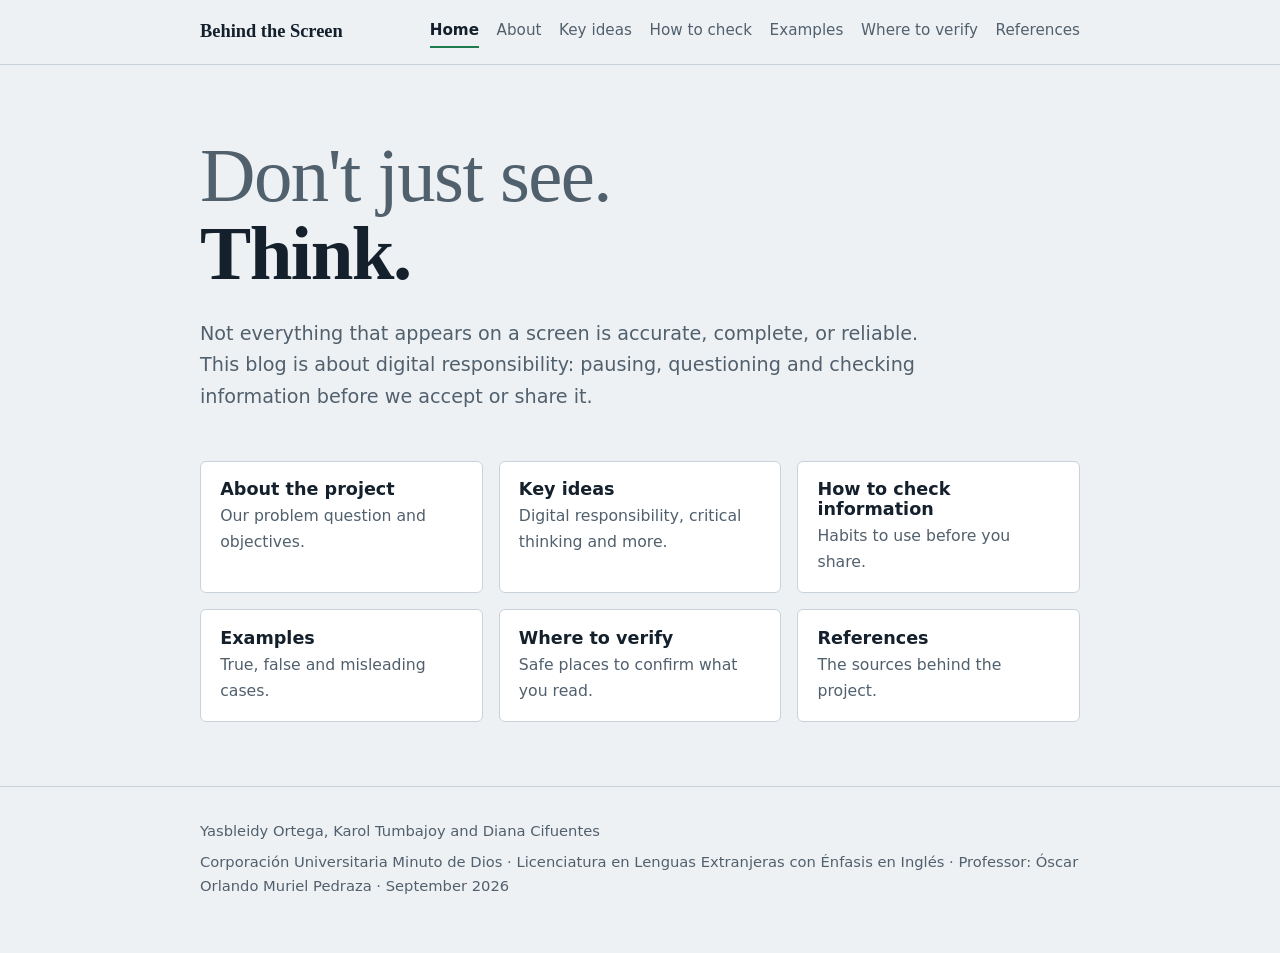
<file: index.html>
<!DOCTYPE html>
<html lang="en">
<head>
<meta charset="UTF-8">
<meta name="viewport" content="width=device-width, initial-scale=1">
<title>Home | Behind the Screen</title>
<meta name="description" content="Behind the Screen: a blog about digital responsibility and critical thinking online.">
<link rel="stylesheet" href="style.css">
</head>
<body>
<header class="top"><div class="wrap">
<a class="brand" href="index.html">Behind the Screen</a>
<nav aria-label="Main"><a href="index.html" aria-current="page">Home</a><a href="about.html">About</a><a href="ideas.html">Key ideas</a><a href="check.html">How to check</a><a href="examples.html">Examples</a><a href="verify.html">Where to verify</a><a href="references.html">References</a></nav>
</div></header>
<main><div class="wrap">
<div class="hero">
<h1><span class="a">Don't just see.</span><span>Think.</span></h1>
<p>Not everything that appears on a screen is accurate, complete, or reliable. This blog is about digital responsibility: pausing, questioning and checking information before we accept or share it.</p>
</div>
<div class="grid" style="padding-bottom:4rem">
<a class="box" href="about.html"><h3>About the project</h3><p>Our problem question and objectives.</p></a>
<a class="box" href="ideas.html"><h3>Key ideas</h3><p>Digital responsibility, critical thinking and more.</p></a>
<a class="box" href="check.html"><h3>How to check information</h3><p>Habits to use before you share.</p></a>
<a class="box" href="examples.html"><h3>Examples</h3><p>True, false and misleading cases.</p></a>
<a class="box" href="verify.html"><h3>Where to verify</h3><p>Safe places to confirm what you read.</p></a>
<a class="box" href="references.html"><h3>References</h3><p>The sources behind the project.</p></a>
</div>

</div></main>
<footer><div class="wrap">
<p>Yasbleidy Ortega, Karol Tumbajoy and Diana Cifuentes</p>
<p>Corporación Universitaria Minuto de Dios · Licenciatura en Lenguas Extranjeras con Énfasis en Inglés · Professor: Óscar Orlando Muriel Pedraza · September 2026</p>
</div></footer>

</body>
</html>
</file>
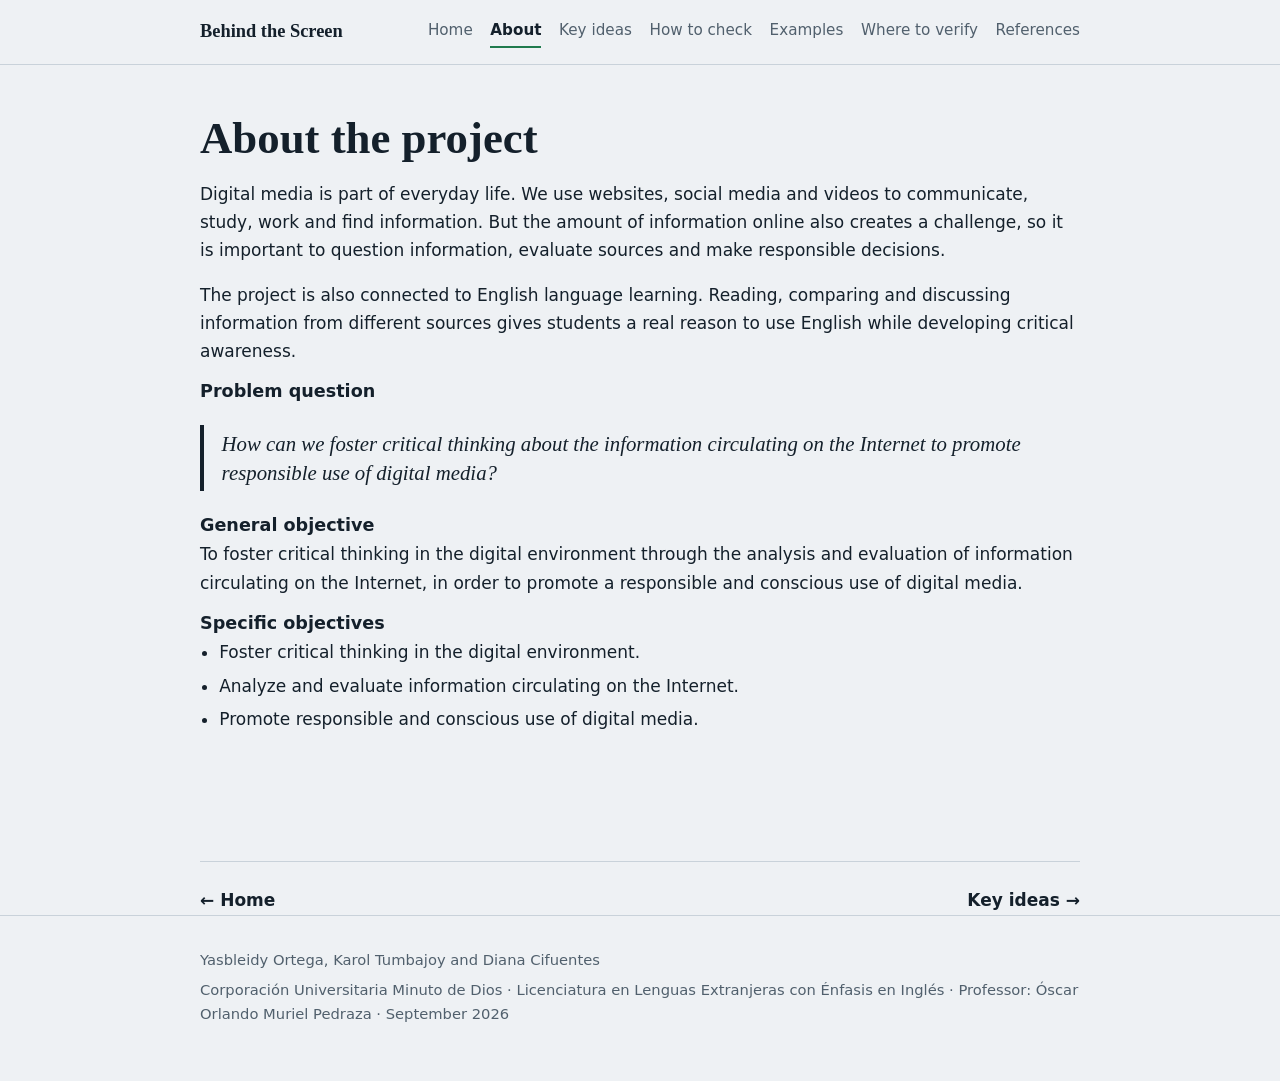
<file: about.html>
<!DOCTYPE html>
<html lang="en">
<head>
<meta charset="UTF-8">
<meta name="viewport" content="width=device-width, initial-scale=1">
<title>About the project | Behind the Screen</title>
<meta name="description" content="Behind the Screen: a blog about digital responsibility and critical thinking online.">
<link rel="stylesheet" href="style.css">
</head>
<body>
<header class="top"><div class="wrap">
<a class="brand" href="index.html">Behind the Screen</a>
<nav aria-label="Main"><a href="index.html">Home</a><a href="about.html" aria-current="page">About</a><a href="ideas.html">Key ideas</a><a href="check.html">How to check</a><a href="examples.html">Examples</a><a href="verify.html">Where to verify</a><a href="references.html">References</a></nav>
</div></header>
<main><div class="wrap">
<div class="page"><h1 class="title">About the project</h1>
<p>Digital media is part of everyday life. We use websites, social media and videos to communicate, study, work and find information. But the amount of information online also creates a challenge, so it is important to question information, evaluate sources and make responsible decisions.</p>
<p>The project is also connected to English language learning. Reading, comparing and discussing information from different sources gives students a real reason to use English while developing critical awareness.</p>
<h3>Problem question</h3>
<p class="question">How can we foster critical thinking about the information circulating on the Internet to promote responsible use of digital media?</p>
<h3>General objective</h3>
<p>To foster critical thinking in the digital environment through the analysis and evaluation of information circulating on the Internet, in order to promote a responsible and conscious use of digital media.</p>
<h3>Specific objectives</h3>
<ul class="plain"><li>Foster critical thinking in the digital environment.</li><li>Analyze and evaluate information circulating on the Internet.</li><li>Promote responsible and conscious use of digital media.</li></ul></div>
<div class="pager"><a href="index.html">&larr; Home</a><a href="ideas.html">Key ideas &rarr;</a></div>
</div></main>
<footer><div class="wrap">
<p>Yasbleidy Ortega, Karol Tumbajoy and Diana Cifuentes</p>
<p>Corporación Universitaria Minuto de Dios · Licenciatura en Lenguas Extranjeras con Énfasis en Inglés · Professor: Óscar Orlando Muriel Pedraza · September 2026</p>
</div></footer>

</body>
</html>
</file>
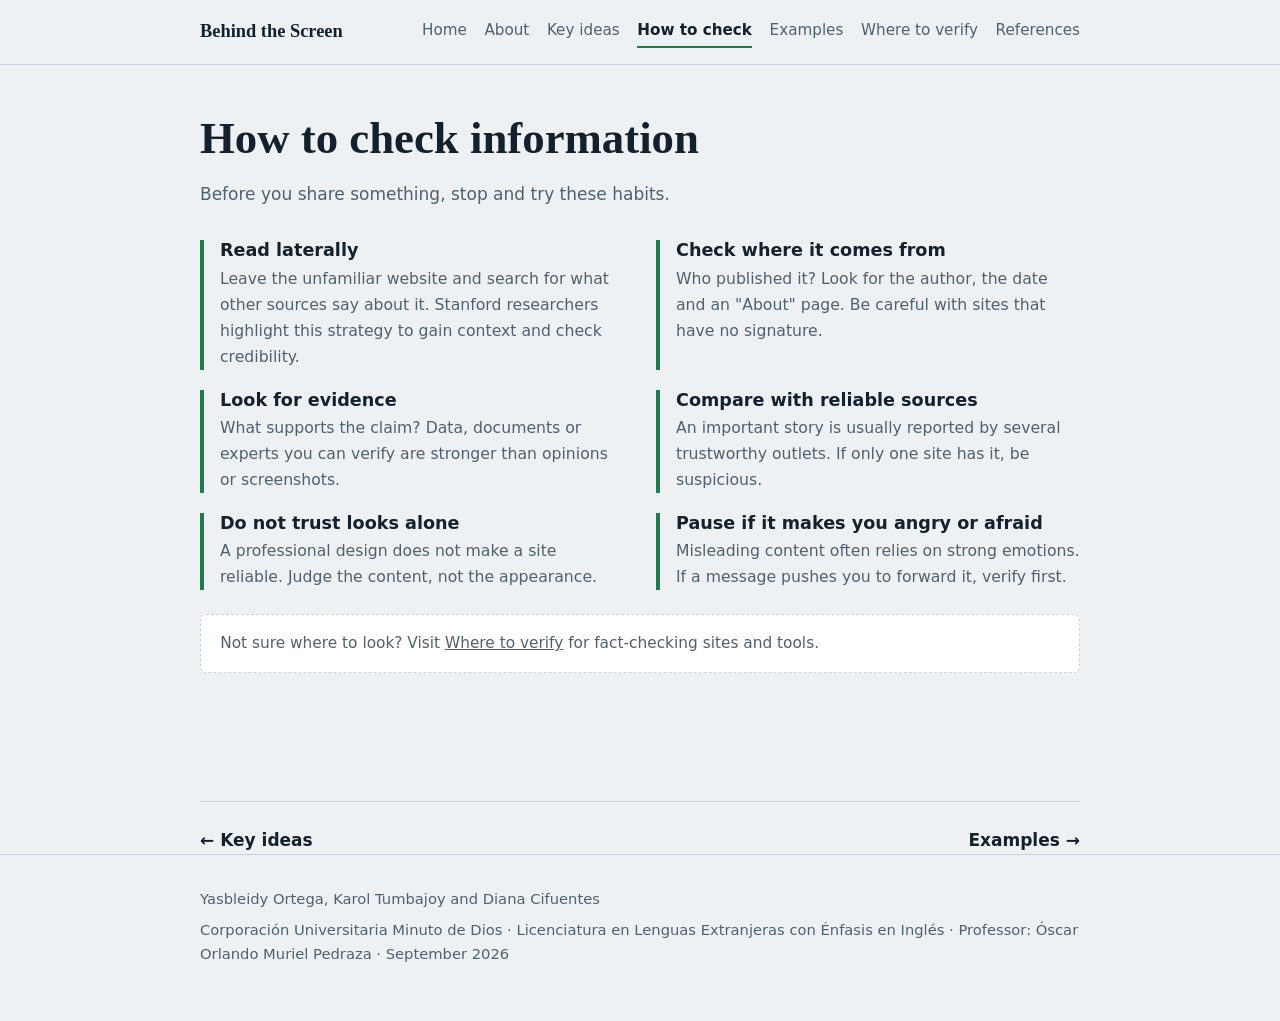
<file: check.html>
<!DOCTYPE html>
<html lang="en">
<head>
<meta charset="UTF-8">
<meta name="viewport" content="width=device-width, initial-scale=1">
<title>How to check information | Behind the Screen</title>
<meta name="description" content="Behind the Screen: a blog about digital responsibility and critical thinking online.">
<link rel="stylesheet" href="style.css">
</head>
<body>
<header class="top"><div class="wrap">
<a class="brand" href="index.html">Behind the Screen</a>
<nav aria-label="Main"><a href="index.html">Home</a><a href="about.html">About</a><a href="ideas.html">Key ideas</a><a href="check.html" aria-current="page">How to check</a><a href="examples.html">Examples</a><a href="verify.html">Where to verify</a><a href="references.html">References</a></nav>
</div></header>
<main><div class="wrap">
<div class="page"><h1 class="title">How to check information</h1>
<p class="lead">Before you share something, stop and try these habits.</p>
<div class="tips">
<div class="tip"><h3>Read laterally</h3><p>Leave the unfamiliar website and search for what other sources say about it. Stanford researchers highlight this strategy to gain context and check credibility.</p></div>
<div class="tip"><h3>Check where it comes from</h3><p>Who published it? Look for the author, the date and an "About" page. Be careful with sites that have no signature.</p></div>
<div class="tip"><h3>Look for evidence</h3><p>What supports the claim? Data, documents or experts you can verify are stronger than opinions or screenshots.</p></div>
<div class="tip"><h3>Compare with reliable sources</h3><p>An important story is usually reported by several trustworthy outlets. If only one site has it, be suspicious.</p></div>
<div class="tip"><h3>Do not trust looks alone</h3><p>A professional design does not make a site reliable. Judge the content, not the appearance.</p></div>
<div class="tip"><h3>Pause if it makes you angry or afraid</h3><p>Misleading content often relies on strong emotions. If a message pushes you to forward it, verify first.</p></div>
</div>
<p class="note">Not sure where to look? Visit <a href="verify.html">Where to verify</a> for fact-checking sites and tools.</p></div>
<div class="pager"><a href="ideas.html">&larr; Key ideas</a><a href="examples.html">Examples &rarr;</a></div>
</div></main>
<footer><div class="wrap">
<p>Yasbleidy Ortega, Karol Tumbajoy and Diana Cifuentes</p>
<p>Corporación Universitaria Minuto de Dios · Licenciatura en Lenguas Extranjeras con Énfasis en Inglés · Professor: Óscar Orlando Muriel Pedraza · September 2026</p>
</div></footer>

</body>
</html>
</file>
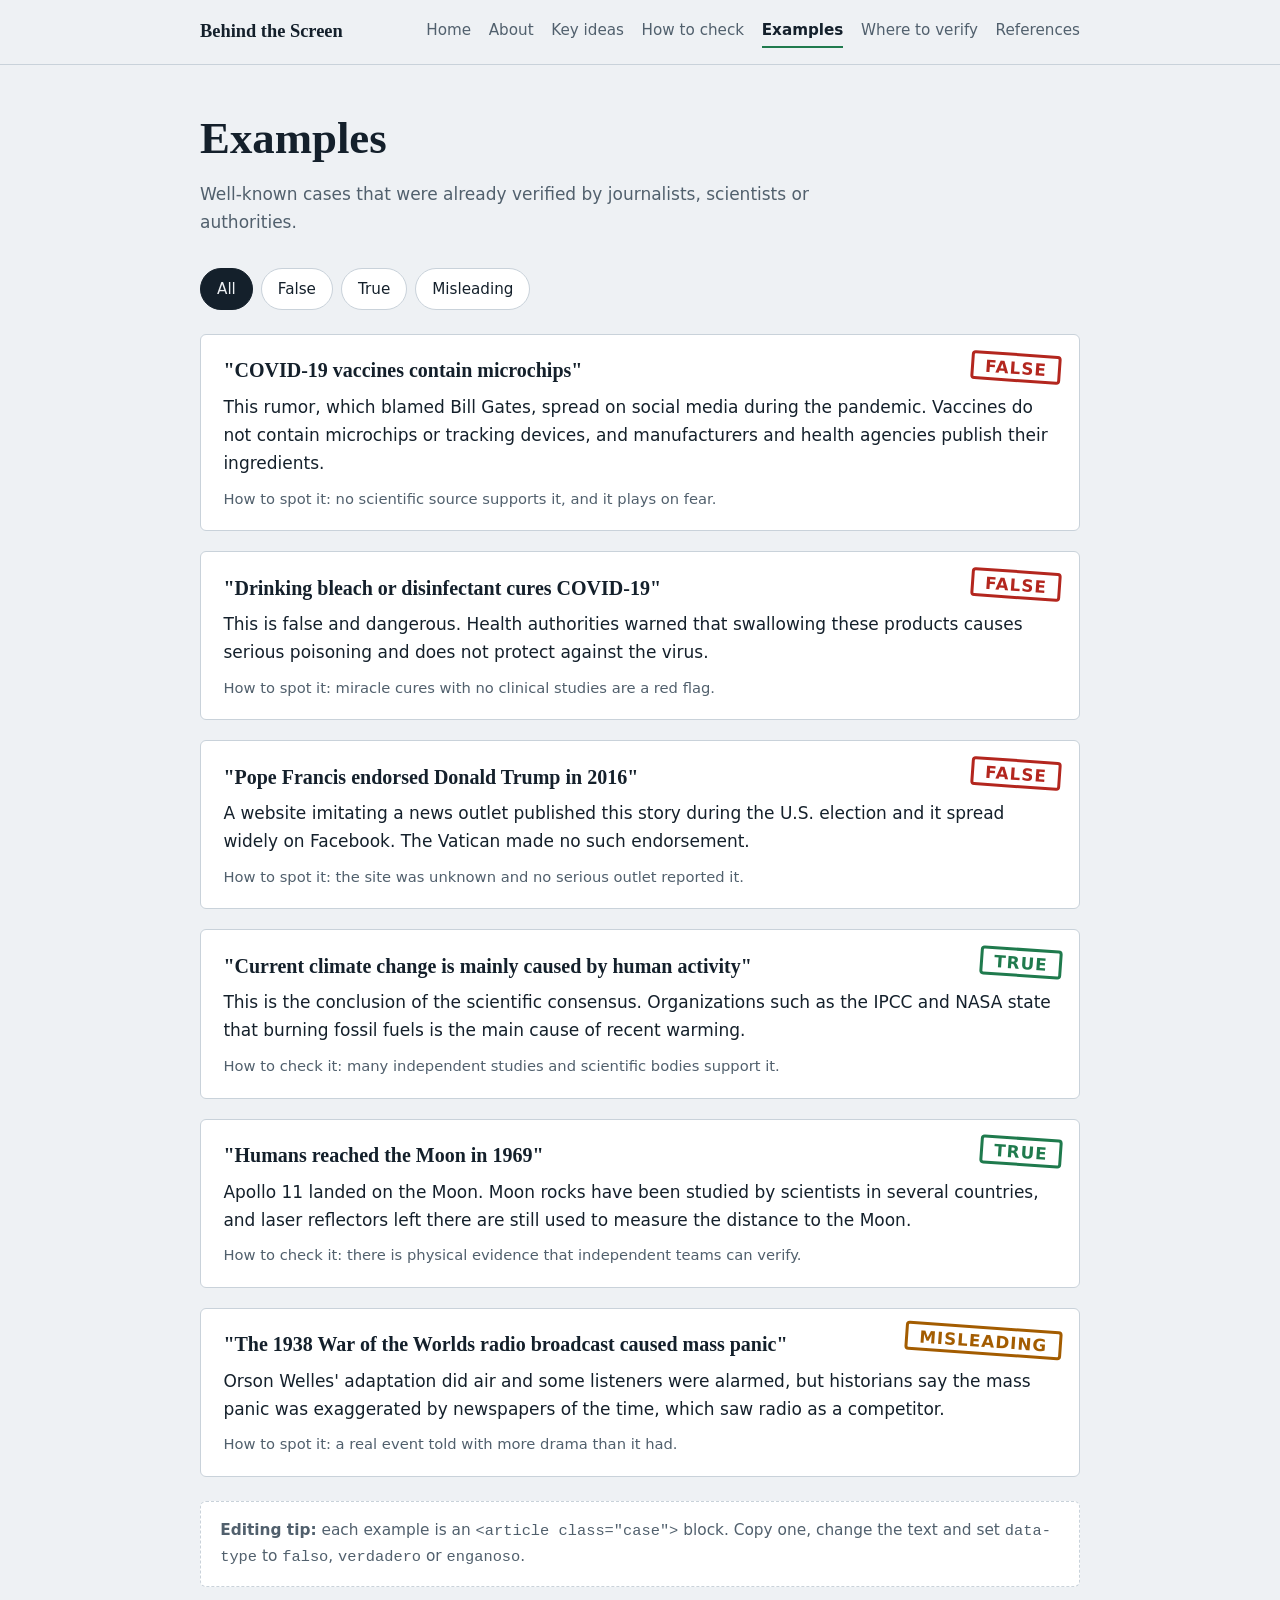
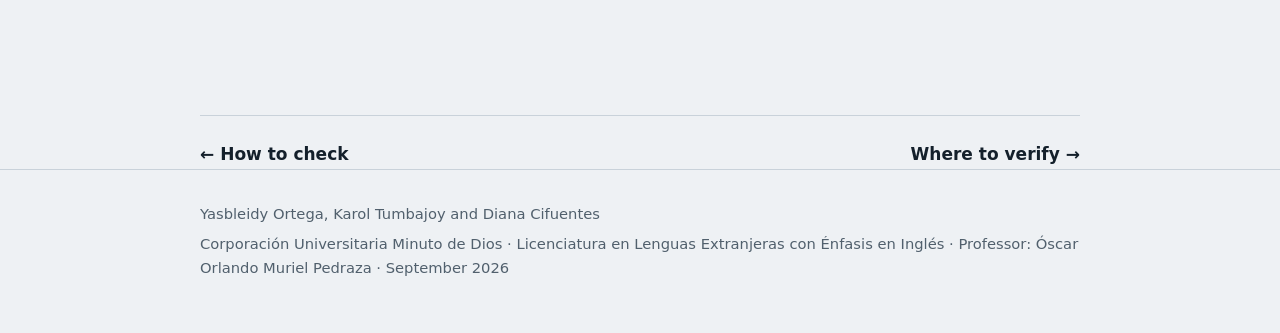
<file: examples.html>
<!DOCTYPE html>
<html lang="en">
<head>
<meta charset="UTF-8">
<meta name="viewport" content="width=device-width, initial-scale=1">
<title>Examples | Behind the Screen</title>
<meta name="description" content="Behind the Screen: a blog about digital responsibility and critical thinking online.">
<link rel="stylesheet" href="style.css">
</head>
<body>
<header class="top"><div class="wrap">
<a class="brand" href="index.html">Behind the Screen</a>
<nav aria-label="Main"><a href="index.html">Home</a><a href="about.html">About</a><a href="ideas.html">Key ideas</a><a href="check.html">How to check</a><a href="examples.html" aria-current="page">Examples</a><a href="verify.html">Where to verify</a><a href="references.html">References</a></nav>
</div></header>
<main><div class="wrap">
<div class="page"><h1 class="title">Examples</h1>
<p class="lead">Well-known cases that were already verified by journalists, scientists or authorities.</p>
<div class="filters" role="group" aria-label="Filter examples">
<button type="button" data-filter="todos" aria-pressed="true">All</button>
<button type="button" data-filter="falso" aria-pressed="false">False</button>
<button type="button" data-filter="verdadero" aria-pressed="false">True</button>
<button type="button" data-filter="enganoso" aria-pressed="false">Misleading</button>
</div>
<div class="cases"><article class="case" data-type="falso"><span class="stamp falso">FALSE</span><h3>"COVID-19 vaccines contain microchips"</h3><p>This rumor, which blamed Bill Gates, spread on social media during the pandemic. Vaccines do not contain microchips or tracking devices, and manufacturers and health agencies publish their ingredients.</p><p class="src">How to spot it: no scientific source supports it, and it plays on fear.</p></article><article class="case" data-type="falso"><span class="stamp falso">FALSE</span><h3>"Drinking bleach or disinfectant cures COVID-19"</h3><p>This is false and dangerous. Health authorities warned that swallowing these products causes serious poisoning and does not protect against the virus.</p><p class="src">How to spot it: miracle cures with no clinical studies are a red flag.</p></article><article class="case" data-type="falso"><span class="stamp falso">FALSE</span><h3>"Pope Francis endorsed Donald Trump in 2016"</h3><p>A website imitating a news outlet published this story during the U.S. election and it spread widely on Facebook. The Vatican made no such endorsement.</p><p class="src">How to spot it: the site was unknown and no serious outlet reported it.</p></article><article class="case" data-type="verdadero"><span class="stamp verdadero">TRUE</span><h3>"Current climate change is mainly caused by human activity"</h3><p>This is the conclusion of the scientific consensus. Organizations such as the IPCC and NASA state that burning fossil fuels is the main cause of recent warming.</p><p class="src">How to check it: many independent studies and scientific bodies support it.</p></article><article class="case" data-type="verdadero"><span class="stamp verdadero">TRUE</span><h3>"Humans reached the Moon in 1969"</h3><p>Apollo 11 landed on the Moon. Moon rocks have been studied by scientists in several countries, and laser reflectors left there are still used to measure the distance to the Moon.</p><p class="src">How to check it: there is physical evidence that independent teams can verify.</p></article><article class="case" data-type="enganoso"><span class="stamp enganoso">MISLEADING</span><h3>"The 1938 War of the Worlds radio broadcast caused mass panic"</h3><p>Orson Welles' adaptation did air and some listeners were alarmed, but historians say the mass panic was exaggerated by newspapers of the time, which saw radio as a competitor.</p><p class="src">How to spot it: a real event told with more drama than it had.</p></article></div>
<p class="note"><strong>Editing tip:</strong> each example is an <code>&lt;article class="case"&gt;</code> block. Copy one, change the text and set <code>data-type</code> to <code>falso</code>, <code>verdadero</code> or <code>enganoso</code>.</p></div>
<div class="pager"><a href="check.html">&larr; How to check</a><a href="verify.html">Where to verify &rarr;</a></div>
</div></main>
<footer><div class="wrap">
<p>Yasbleidy Ortega, Karol Tumbajoy and Diana Cifuentes</p>
<p>Corporación Universitaria Minuto de Dios · Licenciatura en Lenguas Extranjeras con Énfasis en Inglés · Professor: Óscar Orlando Muriel Pedraza · September 2026</p>
</div></footer>
<script src="script.js"></script>
</body>
</html>
</file>
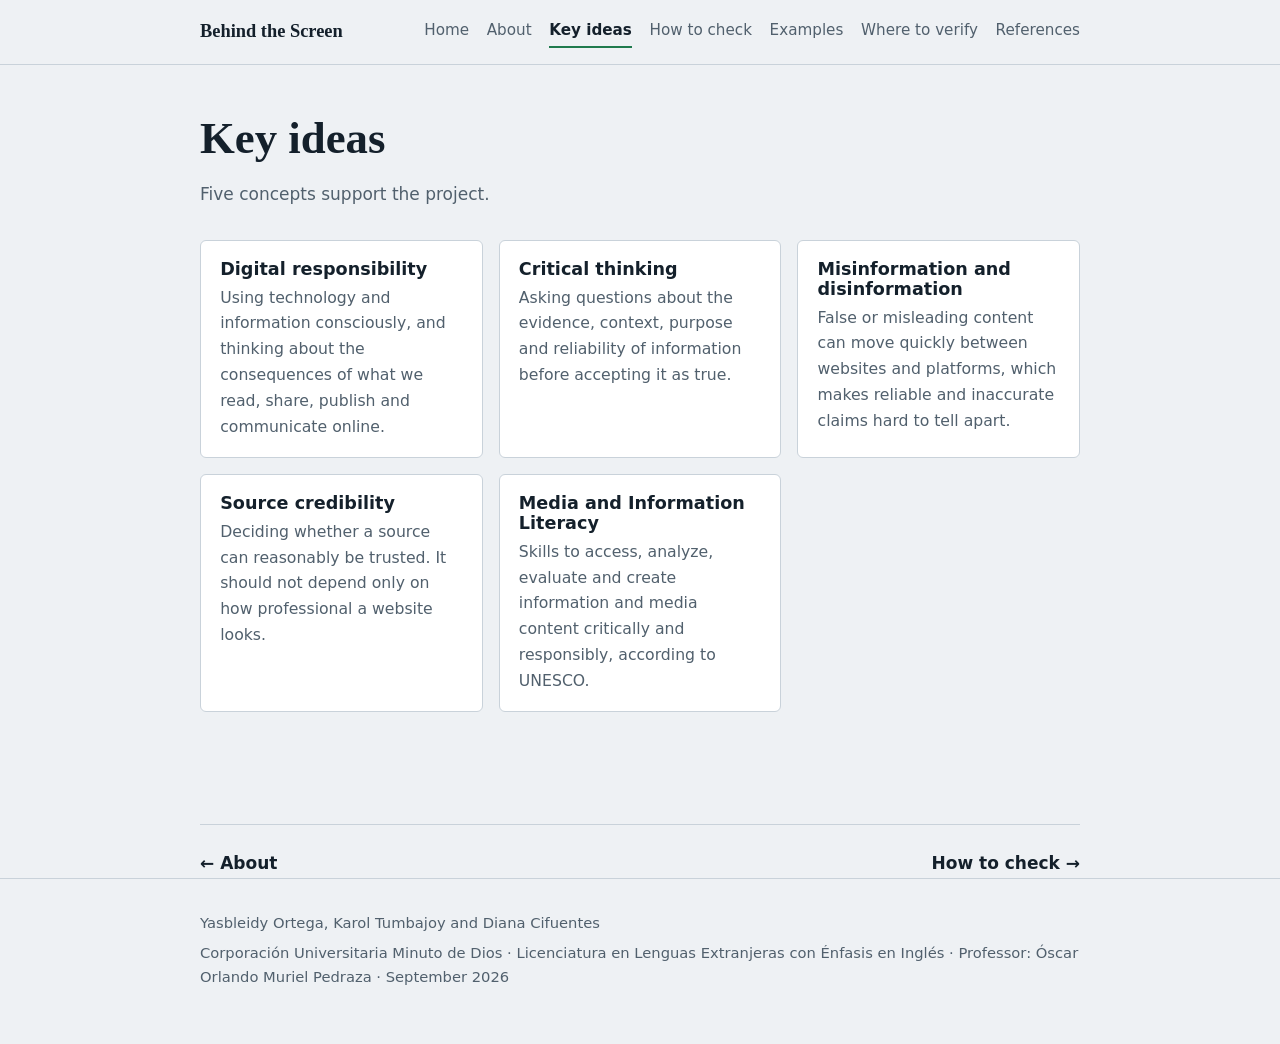
<file: ideas.html>
<!DOCTYPE html>
<html lang="en">
<head>
<meta charset="UTF-8">
<meta name="viewport" content="width=device-width, initial-scale=1">
<title>Key ideas | Behind the Screen</title>
<meta name="description" content="Behind the Screen: a blog about digital responsibility and critical thinking online.">
<link rel="stylesheet" href="style.css">
</head>
<body>
<header class="top"><div class="wrap">
<a class="brand" href="index.html">Behind the Screen</a>
<nav aria-label="Main"><a href="index.html">Home</a><a href="about.html">About</a><a href="ideas.html" aria-current="page">Key ideas</a><a href="check.html">How to check</a><a href="examples.html">Examples</a><a href="verify.html">Where to verify</a><a href="references.html">References</a></nav>
</div></header>
<main><div class="wrap">
<div class="page"><h1 class="title">Key ideas</h1>
<p class="lead">Five concepts support the project.</p>
<div class="grid">
<div class="box"><h3>Digital responsibility</h3><p>Using technology and information consciously, and thinking about the consequences of what we read, share, publish and communicate online.</p></div>
<div class="box"><h3>Critical thinking</h3><p>Asking questions about the evidence, context, purpose and reliability of information before accepting it as true.</p></div>
<div class="box"><h3>Misinformation and disinformation</h3><p>False or misleading content can move quickly between websites and platforms, which makes reliable and inaccurate claims hard to tell apart.</p></div>
<div class="box"><h3>Source credibility</h3><p>Deciding whether a source can reasonably be trusted. It should not depend only on how professional a website looks.</p></div>
<div class="box"><h3>Media and Information Literacy</h3><p>Skills to access, analyze, evaluate and create information and media content critically and responsibly, according to UNESCO.</p></div>
</div></div>
<div class="pager"><a href="about.html">&larr; About</a><a href="check.html">How to check &rarr;</a></div>
</div></main>
<footer><div class="wrap">
<p>Yasbleidy Ortega, Karol Tumbajoy and Diana Cifuentes</p>
<p>Corporación Universitaria Minuto de Dios · Licenciatura en Lenguas Extranjeras con Énfasis en Inglés · Professor: Óscar Orlando Muriel Pedraza · September 2026</p>
</div></footer>

</body>
</html>
</file>
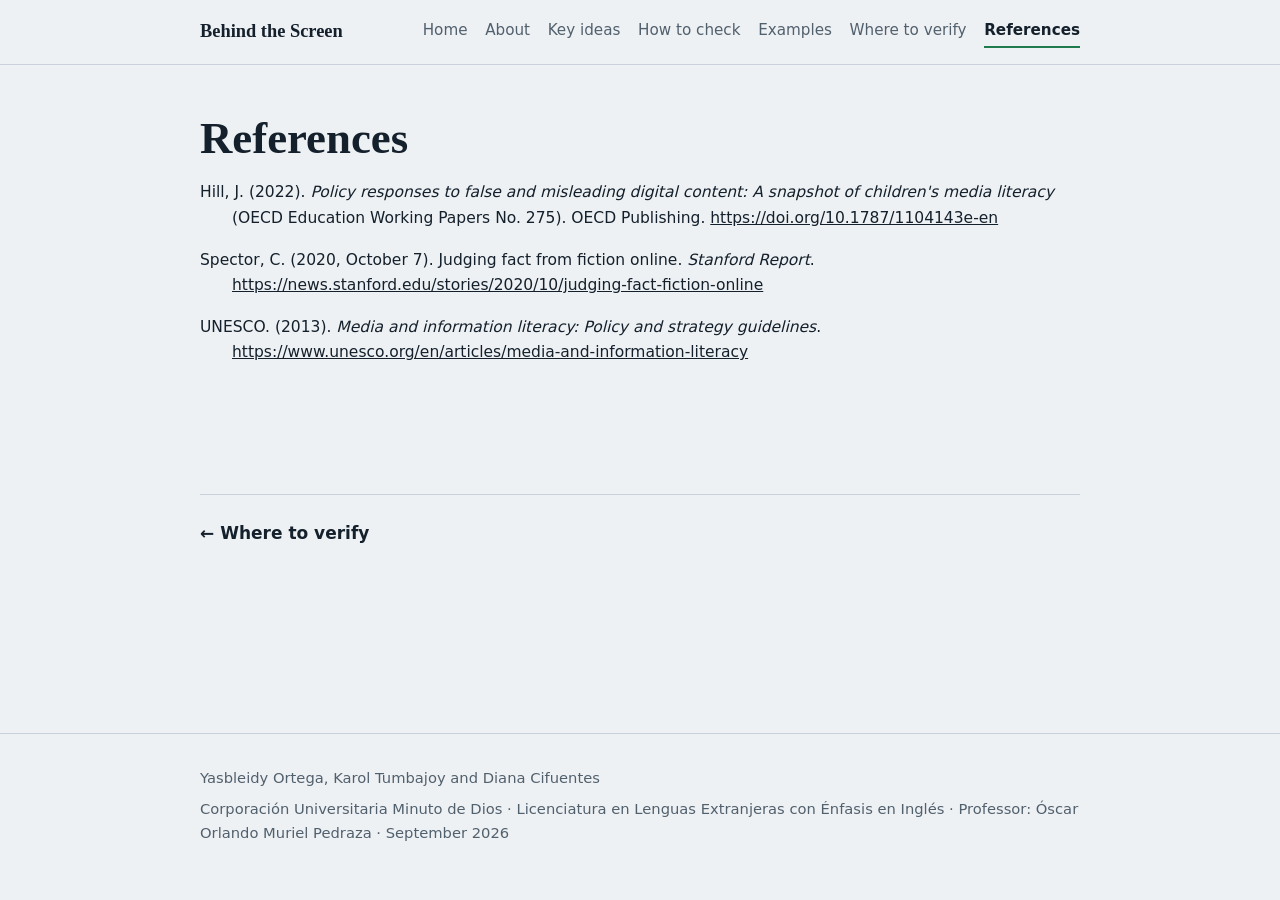
<file: references.html>
<!DOCTYPE html>
<html lang="en">
<head>
<meta charset="UTF-8">
<meta name="viewport" content="width=device-width, initial-scale=1">
<title>References | Behind the Screen</title>
<meta name="description" content="Behind the Screen: a blog about digital responsibility and critical thinking online.">
<link rel="stylesheet" href="style.css">
</head>
<body>
<header class="top"><div class="wrap">
<a class="brand" href="index.html">Behind the Screen</a>
<nav aria-label="Main"><a href="index.html">Home</a><a href="about.html">About</a><a href="ideas.html">Key ideas</a><a href="check.html">How to check</a><a href="examples.html">Examples</a><a href="verify.html">Where to verify</a><a href="references.html" aria-current="page">References</a></nav>
</div></header>
<main><div class="wrap">
<div class="page"><h1 class="title">References</h1>
<div class="refs">
<p>Hill, J. (2022). <em>Policy responses to false and misleading digital content: A snapshot of children's media literacy</em> (OECD Education Working Papers No. 275). OECD Publishing. <a href="https://doi.org/10.1787/1104143e-en" target="_blank" rel="noopener">https://doi.org/10.1787/1104143e-en</a></p>
<p>Spector, C. (2020, October 7). Judging fact from fiction online. <em>Stanford Report</em>. <a href="https://news.stanford.edu/stories/2020/10/judging-fact-fiction-online" target="_blank" rel="noopener">https://news.stanford.edu/stories/2020/10/judging-fact-fiction-online</a></p>
<p>UNESCO. (2013). <em>Media and information literacy: Policy and strategy guidelines</em>. <a href="https://www.unesco.org/en/articles/media-and-information-literacy" target="_blank" rel="noopener">https://www.unesco.org/en/articles/media-and-information-literacy</a></p>
</div></div>
<div class="pager"><a href="verify.html">&larr; Where to verify</a><span></span></div>
</div></main>
<footer><div class="wrap">
<p>Yasbleidy Ortega, Karol Tumbajoy and Diana Cifuentes</p>
<p>Corporación Universitaria Minuto de Dios · Licenciatura en Lenguas Extranjeras con Énfasis en Inglés · Professor: Óscar Orlando Muriel Pedraza · September 2026</p>
</div></footer>

</body>
</html>
</file>
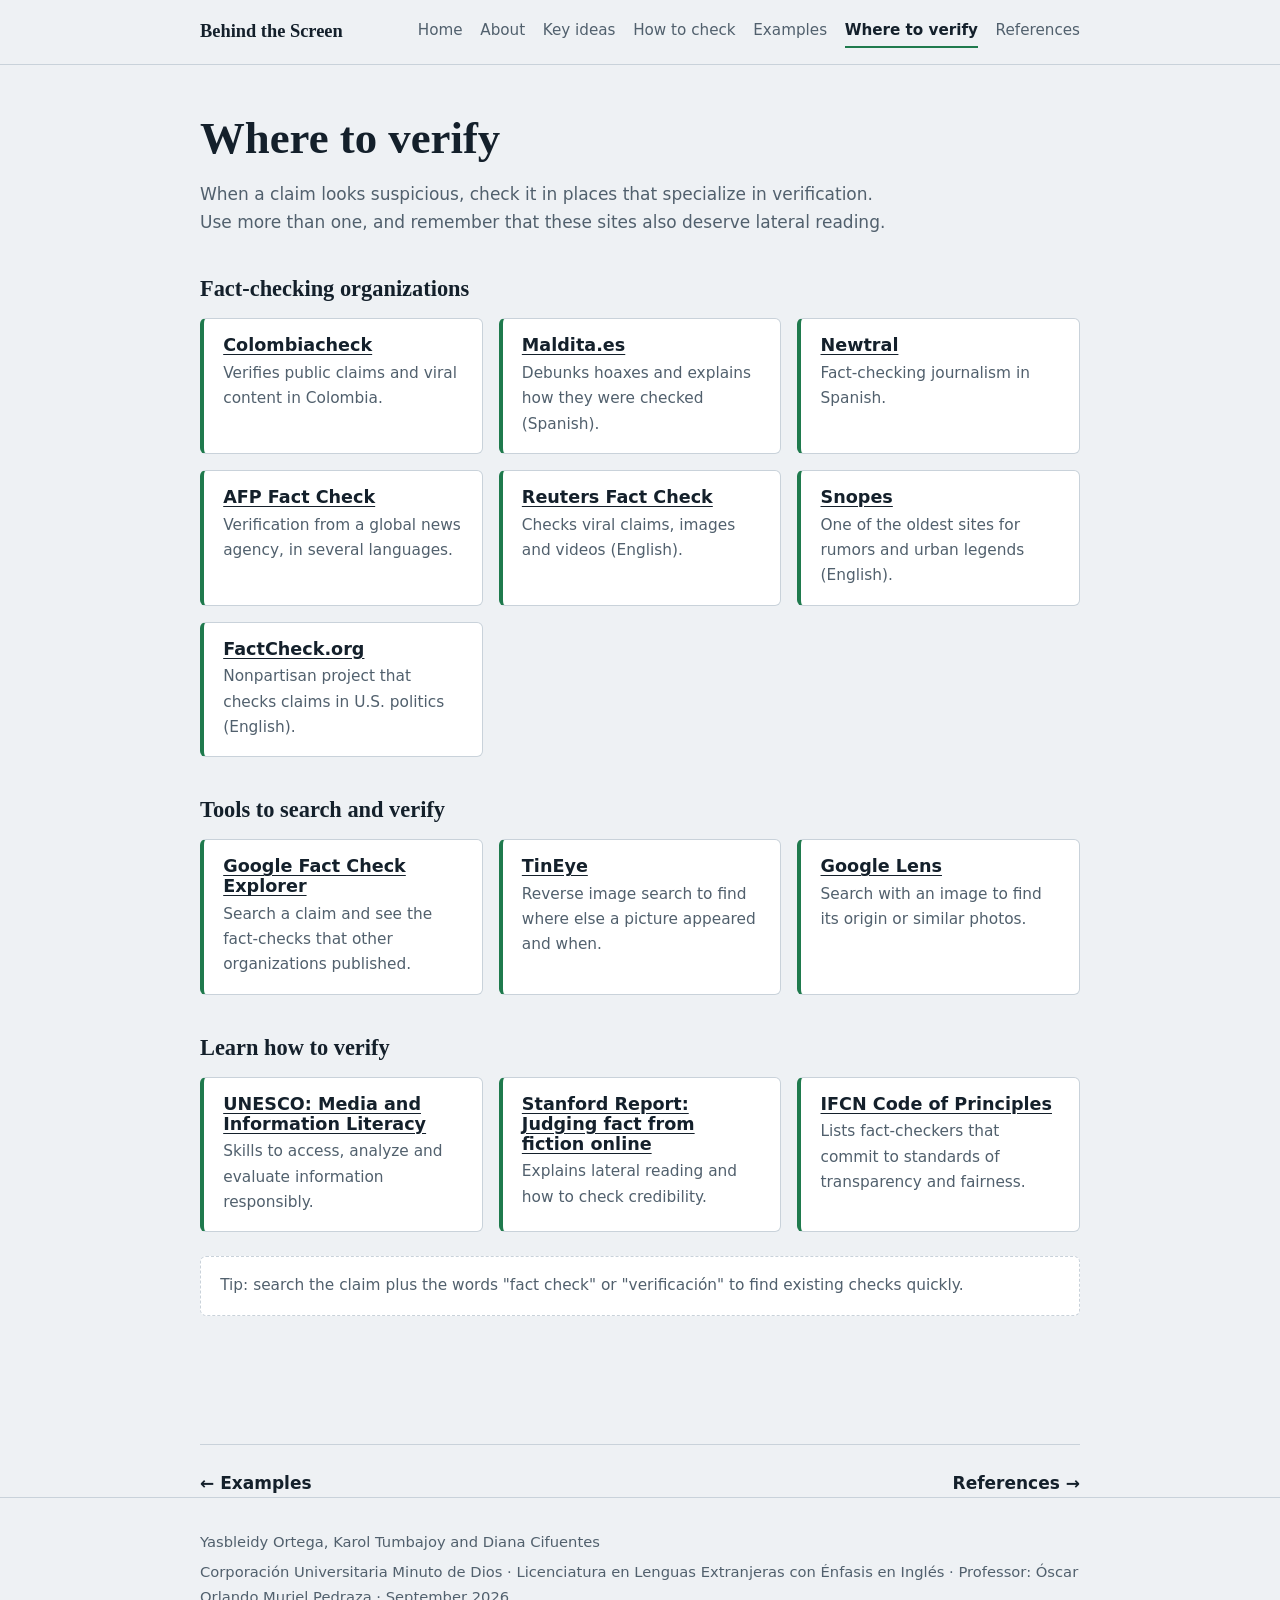
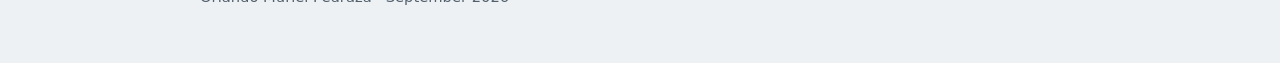
<file: verify.html>
<!DOCTYPE html>
<html lang="en">
<head>
<meta charset="UTF-8">
<meta name="viewport" content="width=device-width, initial-scale=1">
<title>Where to verify | Behind the Screen</title>
<meta name="description" content="Behind the Screen: a blog about digital responsibility and critical thinking online.">
<link rel="stylesheet" href="style.css">
</head>
<body>
<header class="top"><div class="wrap">
<a class="brand" href="index.html">Behind the Screen</a>
<nav aria-label="Main"><a href="index.html">Home</a><a href="about.html">About</a><a href="ideas.html">Key ideas</a><a href="check.html">How to check</a><a href="examples.html">Examples</a><a href="verify.html" aria-current="page">Where to verify</a><a href="references.html">References</a></nav>
</div></header>
<main><div class="wrap">
<div class="page"><h1 class="title">Where to verify</h1>
<p class="lead">When a claim looks suspicious, check it in places that specialize in verification. Use more than one, and remember that these sites also deserve lateral reading.</p>
<h2 class="group">Fact-checking organizations</h2>
<div class="sites">
<div class="site"><h3><a href="https://colombiacheck.com" target="_blank" rel="noopener">Colombiacheck</a></h3><p>Verifies public claims and viral content in Colombia.</p></div>
<div class="site"><h3><a href="https://maldita.es" target="_blank" rel="noopener">Maldita.es</a></h3><p>Debunks hoaxes and explains how they were checked (Spanish).</p></div>
<div class="site"><h3><a href="https://newtral.es" target="_blank" rel="noopener">Newtral</a></h3><p>Fact-checking journalism in Spanish.</p></div>
<div class="site"><h3><a href="https://factcheck.afp.com" target="_blank" rel="noopener">AFP Fact Check</a></h3><p>Verification from a global news agency, in several languages.</p></div>
<div class="site"><h3><a href="https://www.reuters.com/fact-check/" target="_blank" rel="noopener">Reuters Fact Check</a></h3><p>Checks viral claims, images and videos (English).</p></div>
<div class="site"><h3><a href="https://www.snopes.com" target="_blank" rel="noopener">Snopes</a></h3><p>One of the oldest sites for rumors and urban legends (English).</p></div>
<div class="site"><h3><a href="https://www.factcheck.org" target="_blank" rel="noopener">FactCheck.org</a></h3><p>Nonpartisan project that checks claims in U.S. politics (English).</p></div>
</div>
<h2 class="group">Tools to search and verify</h2>
<div class="sites">
<div class="site"><h3><a href="https://toolbox.google.com/factcheck/explorer" target="_blank" rel="noopener">Google Fact Check Explorer</a></h3><p>Search a claim and see the fact-checks that other organizations published.</p></div>
<div class="site"><h3><a href="https://tineye.com" target="_blank" rel="noopener">TinEye</a></h3><p>Reverse image search to find where else a picture appeared and when.</p></div>
<div class="site"><h3><a href="https://lens.google.com" target="_blank" rel="noopener">Google Lens</a></h3><p>Search with an image to find its origin or similar photos.</p></div>
</div>
<h2 class="group">Learn how to verify</h2>
<div class="sites">
<div class="site"><h3><a href="https://www.unesco.org/en/articles/media-and-information-literacy" target="_blank" rel="noopener">UNESCO: Media and Information Literacy</a></h3><p>Skills to access, analyze and evaluate information responsibly.</p></div>
<div class="site"><h3><a href="https://news.stanford.edu/stories/2020/10/judging-fact-fiction-online" target="_blank" rel="noopener">Stanford Report: Judging fact from fiction online</a></h3><p>Explains lateral reading and how to check credibility.</p></div>
<div class="site"><h3><a href="https://ifcncodeofprinciples.poynter.org" target="_blank" rel="noopener">IFCN Code of Principles</a></h3><p>Lists fact-checkers that commit to standards of transparency and fairness.</p></div>
</div>
<p class="note">Tip: search the claim plus the words "fact check" or "verificación" to find existing checks quickly.</p></div>
<div class="pager"><a href="examples.html">&larr; Examples</a><a href="references.html">References &rarr;</a></div>
</div></main>
<footer><div class="wrap">
<p>Yasbleidy Ortega, Karol Tumbajoy and Diana Cifuentes</p>
<p>Corporación Universitaria Minuto de Dios · Licenciatura en Lenguas Extranjeras con Énfasis en Inglés · Professor: Óscar Orlando Muriel Pedraza · September 2026</p>
</div></footer>

</body>
</html>
</file>
<file: style.css>
:root{--bg:#eef1f4;--ink:#14202b;--muted:#51606d;--line:#c9d2da;--card:#fff;--true:#1f7a4d;--false:#b3261e;--mixed:#a35c00;--serif:Georgia,"Times New Roman",serif;--sans:system-ui,-apple-system,"Segoe UI",Roboto,sans-serif}
@media (prefers-color-scheme:dark){:root{--bg:#11181f;--ink:#e8edf1;--muted:#9fb0bd;--line:#2b3945;--card:#19232c;--true:#4cc38a;--false:#ff7b72;--mixed:#f0b35a}}
*{box-sizing:border-box}html{scroll-behavior:smooth}
body{margin:0;background:var(--bg);color:var(--ink);font:1.0625rem/1.65 var(--sans);min-height:100vh;display:flex;flex-direction:column}
main{flex:1}a{color:inherit}:focus-visible{outline:3px solid var(--true);outline-offset:3px}
.wrap{max-width:920px;margin:0 auto;padding:0 1.25rem}
header.top{border-bottom:1px solid var(--line)}
header.top .wrap{display:flex;justify-content:space-between;align-items:center;gap:.75rem 1.5rem;flex-wrap:wrap;padding-top:1rem;padding-bottom:1rem}
.brand{font:700 1.15rem var(--serif);text-decoration:none}
nav{display:flex;flex-wrap:wrap;gap:.25rem 1.1rem}
nav a{text-decoration:none;color:var(--muted);font-size:.95rem;padding:.15rem 0;border-bottom:2px solid transparent}
nav a:hover{color:var(--ink)}nav a[aria-current="page"]{color:var(--ink);border-bottom-color:var(--true);font-weight:600}
.hero{padding:4.5rem 0 3rem}
.hero h1{margin:0 0 1.5rem;font:700 clamp(2.6rem,8vw,4.8rem)/1.02 var(--serif);letter-spacing:-.02em}
.hero h1 span{display:block}.hero h1 .a{color:var(--muted);font-weight:400}
.hero p{max-width:60ch;margin:0;color:var(--muted);font-size:1.2rem}
.page{padding:3rem 0 4rem}
h1.title{margin:0 0 1rem;font:700 clamp(2rem,5vw,2.8rem)/1.15 var(--serif)}
h3{margin:0 0 .35rem;font:700 1.1rem var(--sans)}p{margin:0 0 1rem}
.lead{max-width:65ch;color:var(--muted);margin-bottom:2rem}
.question{border-left:4px solid var(--ink);padding:.25rem 0 .25rem 1.1rem;margin:1.5rem 0;font:italic 1.3rem/1.4 var(--serif)}
ul.plain{padding-left:1.2rem;margin:0 0 1rem}ul.plain li{margin-bottom:.35rem}
.grid{display:grid;gap:1rem;grid-template-columns:repeat(auto-fit,minmax(260px,1fr))}
.box{background:var(--card);border:1px solid var(--line);border-radius:6px;padding:1.1rem 1.2rem}
.box p{margin:0;color:var(--muted);font-size:.98rem}
a.box{display:block;text-decoration:none}a.box:hover{border-color:var(--ink)}
a.box h3{margin-bottom:.25rem}
.tips{display:grid;gap:1.25rem 2rem;grid-template-columns:repeat(auto-fit,minmax(280px,1fr))}
.tip{border-left:4px solid var(--true);padding-left:1rem}.tip p{margin:0;color:var(--muted);font-size:.98rem}
.filters{display:flex;gap:.5rem;flex-wrap:wrap;margin-bottom:1.5rem}
.filters button{font:inherit;font-size:.95rem;padding:.45rem 1rem;border:1px solid var(--line);background:var(--card);color:var(--ink);border-radius:999px;cursor:pointer}
.filters button[aria-pressed="true"]{background:var(--ink);color:var(--bg);border-color:var(--ink)}
.cases{display:grid;gap:1.25rem}
.case{position:relative;background:var(--card);border:1px solid var(--line);border-radius:6px;padding:1.4rem 1.4rem 1.2rem}
.case[hidden]{display:none}.case h3{font:700 1.25rem/1.3 var(--serif);padding-right:9.5rem}
.case p{margin:.6rem 0 0}.case .src{color:var(--muted);font-size:.92rem}
.stamp{position:absolute;top:1.1rem;right:1.1rem;transform:rotate(4deg);border:3px solid currentColor;border-radius:4px;padding:.1rem .7rem;font:800 1.05rem var(--sans);letter-spacing:.06em}
.falso{color:var(--false)}.verdadero{color:var(--true)}.enganoso{color:var(--mixed)}
.note{background:var(--card);border:1px dashed var(--line);border-radius:6px;padding:1rem 1.2rem;margin-top:1.5rem;color:var(--muted);font-size:.96rem}
h2.group{margin:2.5rem 0 1rem;font:700 1.4rem var(--serif)}
.sites{display:grid;gap:1rem;grid-template-columns:repeat(auto-fit,minmax(260px,1fr))}
.site{background:var(--card);border:1px solid var(--line);border-left:4px solid var(--true);border-radius:6px;padding:1rem 1.2rem}
.site p{margin:0;color:var(--muted);font-size:.96rem}.site h3 a{text-decoration:underline;text-underline-offset:3px}
.refs p{padding-left:2rem;text-indent:-2rem;font-size:.97rem}
.pager{display:flex;justify-content:space-between;gap:1rem;margin-top:3rem;padding-top:1.5rem;border-top:1px solid var(--line);flex-wrap:wrap}
.pager a{text-decoration:none;font-weight:600}.pager a:hover{text-decoration:underline}
footer{border-top:1px solid var(--line);padding:2rem 0 3rem;color:var(--muted);font-size:.92rem}footer p{margin:0 0 .4rem}
@media (max-width:560px){.case h3{padding-right:0;margin-top:2.4rem}}
@media (prefers-reduced-motion:reduce){html{scroll-behavior:auto}}
</file>
